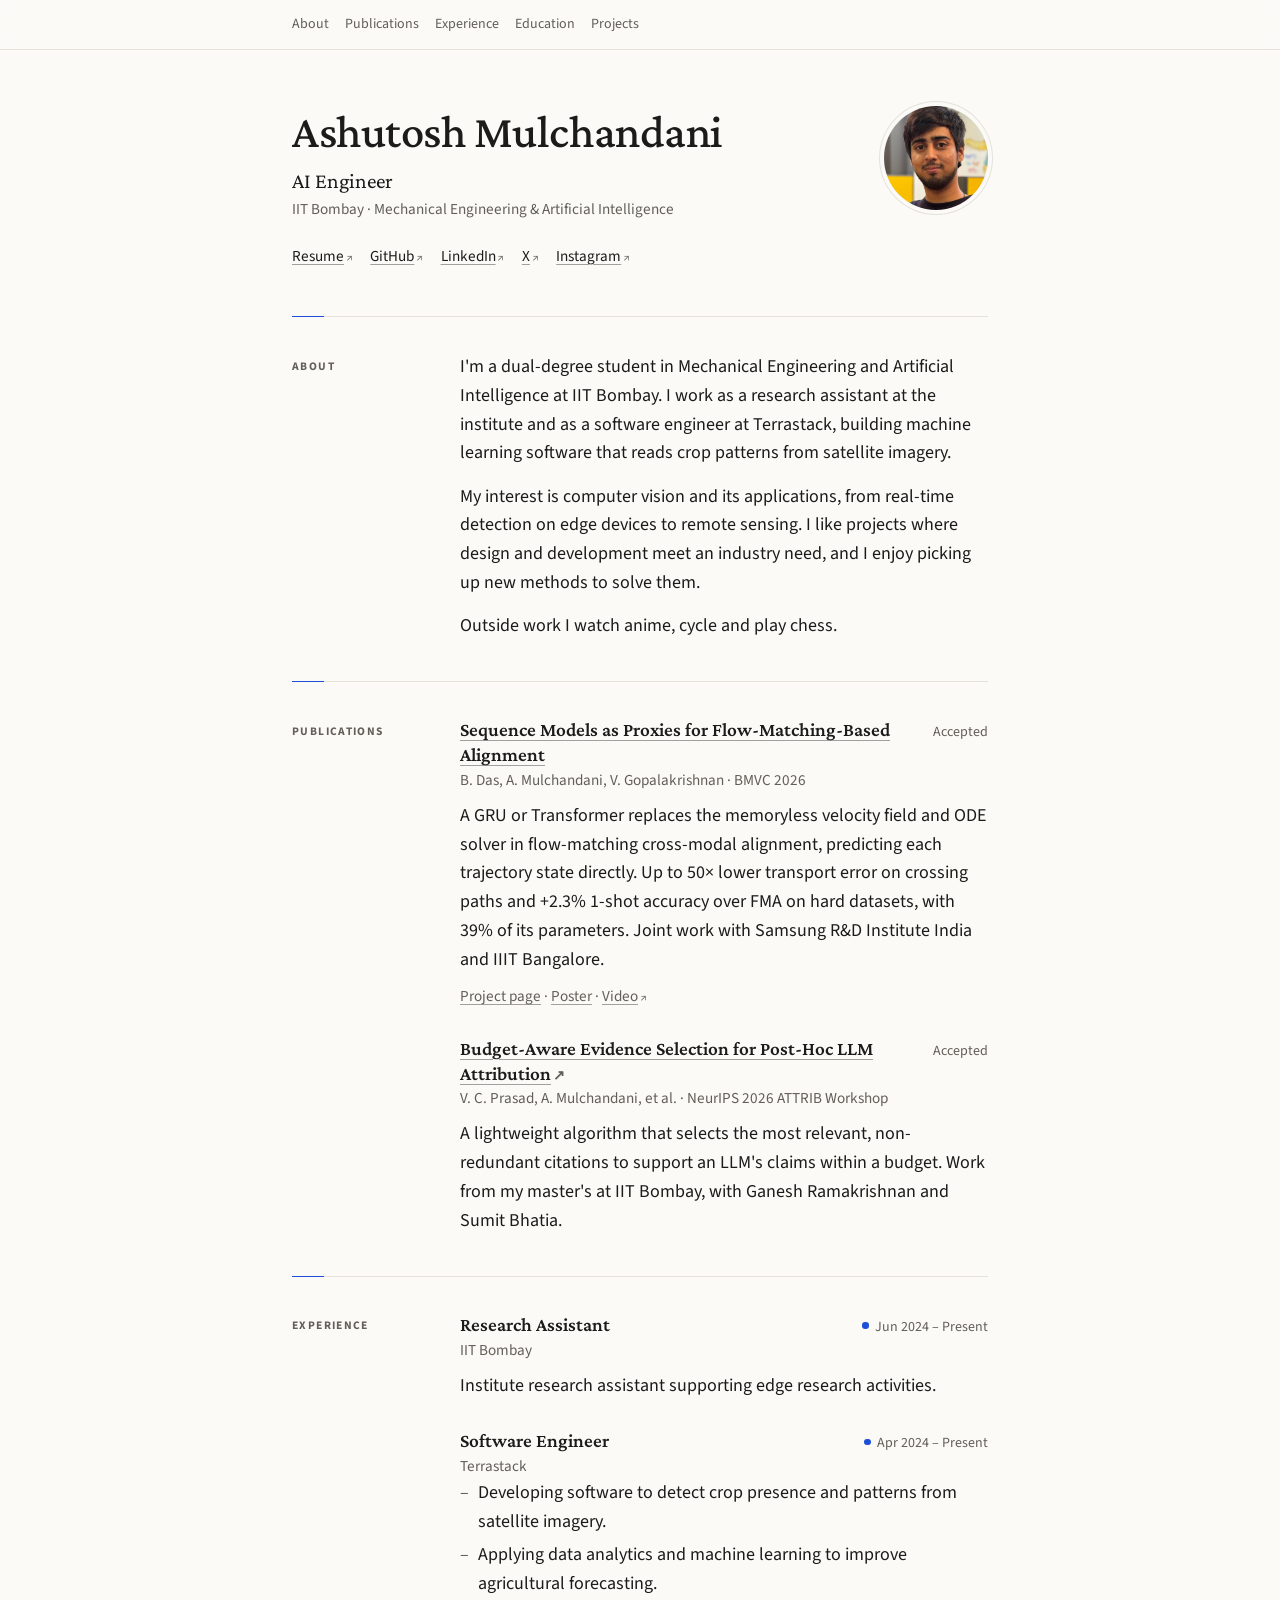
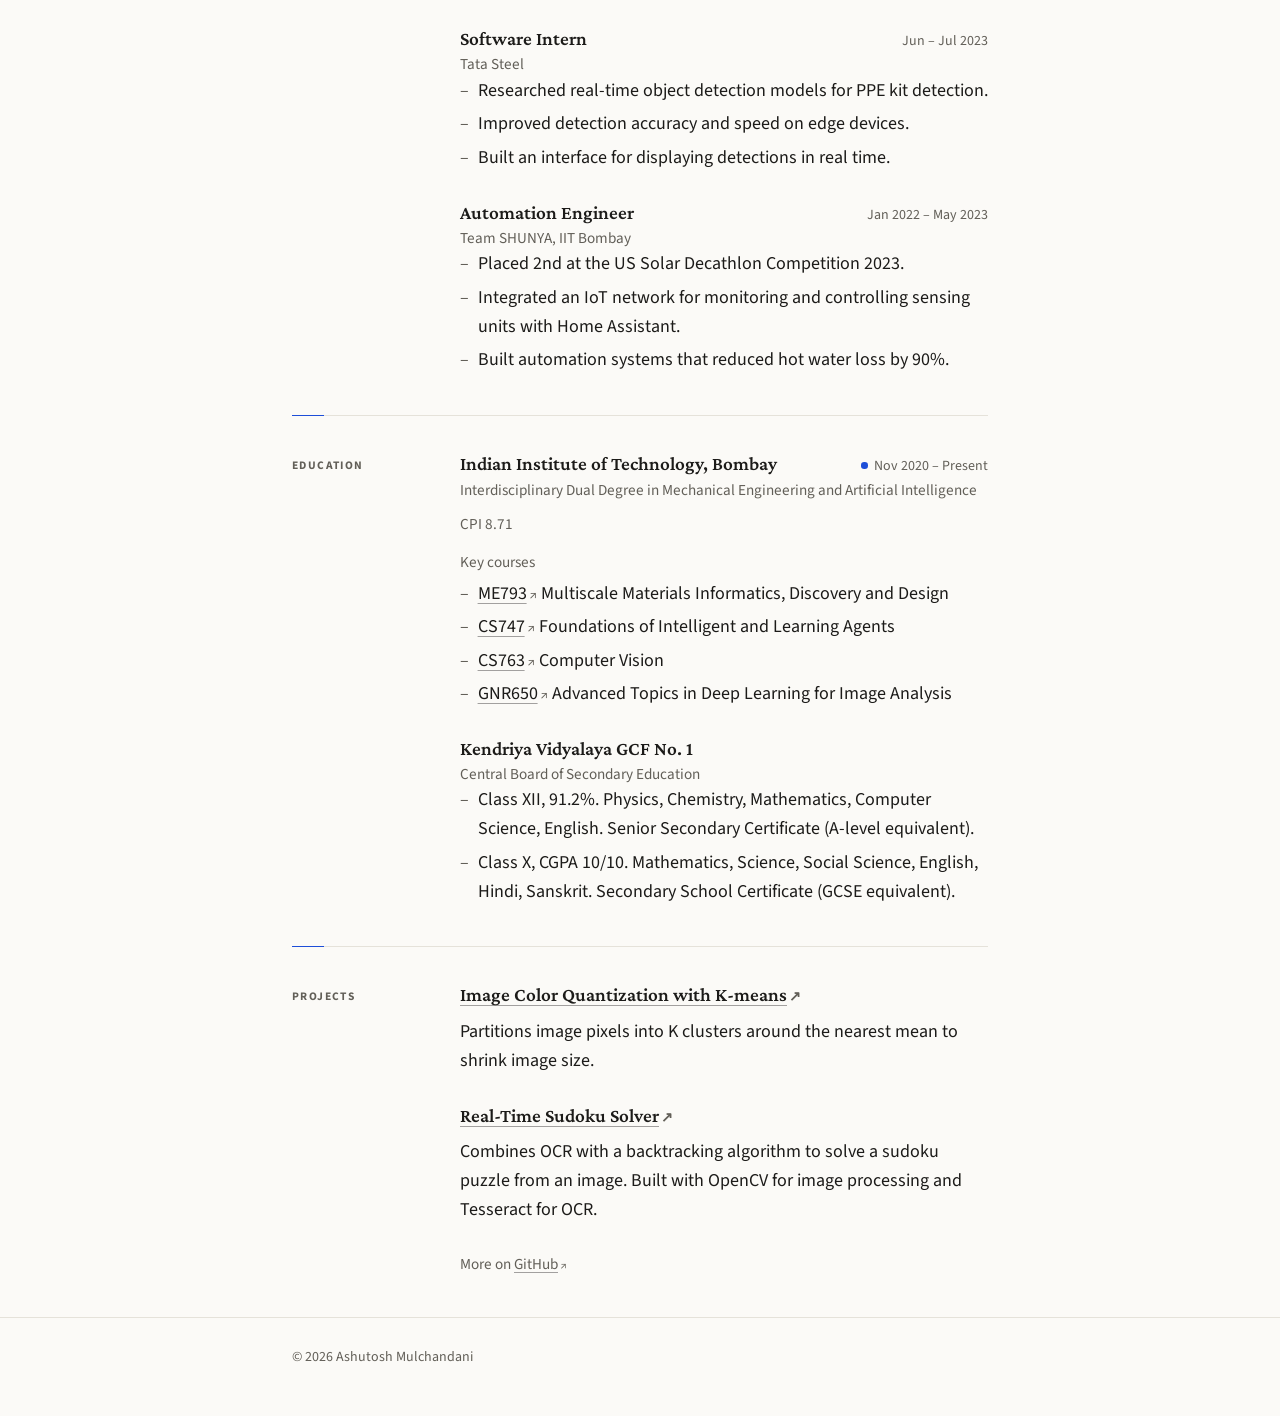
<file: index.html>
<!DOCTYPE html>
<html lang="en">

<head>
    <meta charset="utf-8">
    <meta name="viewport" content="width=device-width, initial-scale=1">
    <title>Ashutosh Mulchandani · AI Engineer</title>
    <meta name="description" content="Ashutosh Mulchandani, AI engineer and dual-degree student in Mechanical Engineering and Artificial Intelligence at IIT Bombay. Computer vision and machine learning.">
    <meta name="theme-color" content="#fbfaf7">
    <link rel="icon" href="data:image/svg+xml,%3Csvg xmlns='http://www.w3.org/2000/svg' viewBox='0 0 32 32'%3E%3Crect width='32' height='32' rx='7' fill='%231d4ed8'/%3E%3Ctext x='16' y='23' font-family='Georgia,serif' font-size='21' font-weight='700' text-anchor='middle' fill='%23fff'%3EA%3C/text%3E%3C/svg%3E">
    <link rel="preconnect" href="https://fonts.googleapis.com">
    <link rel="preconnect" href="https://fonts.gstatic.com" crossorigin>
    <link href="https://fonts.googleapis.com/css2?family=Crimson+Pro:wght@400;500;600&family=Source+Sans+3:wght@400;600;700&display=swap" rel="stylesheet">
    <style>
        :root {
            --bg: #fbfaf7;
            --ink: #1c1b19;
            --muted: #625f58;
            --rule: #e5e2da;
            --accent: #1d4ed8;
            --serif: "Crimson Pro", Georgia, serif;
            --sans: "Source Sans 3", system-ui, sans-serif;
            color-scheme: light;
        }

        * { box-sizing: border-box; }

        html { scroll-padding-top: 4rem; }
        @media (prefers-reduced-motion: no-preference) { html { scroll-behavior: smooth; } }

        body {
            margin: 0;
            background: var(--bg);
            color: var(--ink);
            font: 1.125rem/1.6 var(--sans);
            -webkit-font-smoothing: antialiased;
            text-rendering: optimizeLegibility;
        }

        ::selection { background: color-mix(in srgb, var(--accent) 25%, transparent); }

        .wrap { max-width: 46rem; margin: 0 auto; padding: 0 1.25rem; }

        /* links: quiet underline, accent on hover, arrow on external */
        a {
            color: inherit;
            text-decoration: underline;
            text-decoration-color: color-mix(in srgb, var(--ink) 40%, transparent);
            text-decoration-thickness: 1px;
            text-underline-offset: .22em;
            transition: color .15s, text-decoration-color .15s;
        }
        a:hover { color: var(--accent); text-decoration-color: currentColor; }
        a:focus-visible { outline: 2px solid var(--accent); outline-offset: 3px; border-radius: 2px; }
        a[target=_blank]::after {
            content: "↗";
            content: "↗" / "";
            display: inline-block;
            margin-left: .15em;
            font-size: .75em;
            color: var(--muted);
            text-decoration: none;
            transition: transform .15s, color .15s;
        }
        a[target=_blank]:hover::after { transform: translate(1px, -1px); color: inherit; }

        .skip { position: absolute; left: -9999px; }
        .skip:focus { left: 1.25rem; top: .5rem; z-index: 20; background: var(--bg); padding: .25rem .5rem; }

        /* nav */
        nav {
            position: sticky;
            top: 0;
            z-index: 10;
            background: color-mix(in srgb, var(--bg) 85%, transparent);
            -webkit-backdrop-filter: blur(10px);
            backdrop-filter: blur(10px);
            border-bottom: 1px solid var(--rule);
        }
        nav .wrap { display: flex; gap: 1rem; overflow-x: auto; scrollbar-width: none; }
        nav a {
            flex: none;
            padding: .8rem 0;
            font-size: .875rem;
            color: var(--muted);
            text-decoration: none;
            border-bottom: 2px solid transparent;
            margin-bottom: -1px;
        }
        nav a:hover { color: var(--ink); }
        nav a[aria-current] { color: var(--ink); border-bottom-color: var(--accent); }

        /* hero */
        header { padding: 3.5rem 0 3rem; }
        header .wrap { display: flex; justify-content: space-between; align-items: flex-start; gap: 1.5rem; }
        h1 {
            margin: 0;
            font: 500 clamp(2.1rem, 6vw, 2.9rem)/1.1 var(--serif);
            letter-spacing: -.01em;
            text-wrap: balance;
        }
        .role { margin: .6rem 0 0; font: 400 1.35rem/1.3 var(--serif); }
        .aff { margin: .15rem 0 0; color: var(--muted); font-size: .95rem; }
        .links { display: flex; flex-wrap: wrap; gap: .25rem 1.1rem; margin: 1.4rem 0 0; padding: 0; list-style: none; font-size: .95rem; }
        .photo {
            flex: none;
            width: 6.5rem;
            height: 6.5rem;
            border-radius: 50%;
            object-fit: cover;
            box-shadow: 0 0 0 4px var(--bg), 0 0 0 5px var(--rule);
        }

        /* sections: label in the margin, content in the column */
        section {
            position: relative;
            display: grid;
            grid-template-columns: 8.5rem 1fr;
            gap: .5rem 2rem;
            padding: 2.25rem 0 2.5rem;
            border-top: 1px solid var(--rule);
        }
        section::before { content: ""; position: absolute; top: -1px; left: 0; width: 2rem; height: 1px; background: var(--accent); }
        h2 {
            margin: 0;
            padding-top: .3rem;
            font: 700 .72rem/1.6 var(--sans);
            letter-spacing: .12em;
            text-transform: uppercase;
            color: var(--muted);
        }
        p { margin: 0; text-wrap: pretty; }
        p + p { margin-top: .9rem; }

        .entry + .entry { margin-top: 1.75rem; }
        .entry { display: grid; grid-template-columns: 1fr auto; column-gap: 1rem; }
        .entry > :not(h3):not(.when) { grid-column: 1 / -1; }
        h3 { margin: 0; font: 600 1.2rem/1.3 var(--serif); }
        .org { margin: 0; color: var(--muted); font-size: .95rem; }
        .when { margin: .2rem 0 0; color: var(--muted); font-size: .875rem; white-space: nowrap; font-variant-numeric: tabular-nums; }
        .now::before { content: ""; display: inline-block; width: .4rem; height: .4rem; margin: 0 .4rem .12rem 0; border-radius: 50%; background: var(--accent); }
        .entry > p:not(.org):not(.when), .entry > ul { margin-top: .6rem; }
        .sub { color: var(--muted); font-size: .95rem; }

        ul.dash { margin: 0; padding: 0; list-style: none; }
        ul.dash li { position: relative; padding-left: 1.1rem; }
        ul.dash li + li { margin-top: .3rem; }
        ul.dash li::before { content: "–"; position: absolute; left: 0; color: var(--muted); }


        footer { padding: 1.75rem 0 3rem; border-top: 1px solid var(--rule); color: var(--muted); font-size: .875rem; }

        @media (max-width: 40rem) {
            header { padding-top: 2.5rem; }
            section { grid-template-columns: 1fr; gap: .75rem; }
            .photo { width: 5rem; height: 5rem; }
            nav a { font-size: .8125rem; }
        }
    </style>
</head>

<body>
    <a class="skip" href="#about">Skip to content</a>

    <nav aria-label="Sections">
        <div class="wrap">
            <a href="#about">About</a>
            <a href="#publications">Publications</a>
            <a href="#experience">Experience</a>
            <a href="#education">Education</a>
            <a href="#projects">Projects</a>
        </div>
    </nav>

    <header>
        <div class="wrap">
            <div>
                <h1>Ashutosh Mulchandani</h1>
                <p class="role">AI Engineer</p>
                <p class="aff">IIT Bombay · Mechanical Engineering &amp; Artificial Intelligence</p>
                <ul class="links">
                    <li><a href="https://drive.google.com/file/d/1kAYxnzV7sV2OvKsxHO2WtuhXfaafy2a4/view?usp=drive_link" target="_blank" rel="noopener">Resume</a></li>
                    <li><a href="https://github.com/ashutosh-mulc" target="_blank" rel="noopener">GitHub</a></li>
                    <li><a href="https://www.linkedin.com/in/ashutoshmulchandani/" target="_blank" rel="noopener">LinkedIn</a></li>
                    <li><a href="https://twitter.com/Screa__" target="_blank" rel="noopener">X</a></li>
                    <li><a href="https://www.instagram.com/screa_7/" target="_blank" rel="noopener">Instagram</a></li>
                </ul>
            </div>
            <img class="photo" src="images/profile.jpg" width="320" height="320" alt="Portrait of Ashutosh Mulchandani" decoding="async">
        </div>
    </header>

    <main>
        <div class="wrap">

            <section id="about">
                <h2>About</h2>
                <div>
                    <p>I'm a dual-degree student in Mechanical Engineering and Artificial Intelligence at IIT Bombay. I work as a research assistant at the institute and as a software engineer at Terrastack, building machine learning software that reads crop patterns from satellite imagery.</p>
                    <p>My interest is computer vision and its applications, from real-time detection on edge devices to remote sensing. I like projects where design and development meet an industry need, and I enjoy picking up new methods to solve them.</p>
                    <p>Outside work I watch anime, cycle and play chess.</p>
                </div>
            </section>

            <section id="publications">
                <h2>Publications</h2>
                <div>
                    <article class="entry">
                        <h3><a href="seqproxy/">Sequence Models as Proxies for Flow-Matching-Based Alignment</a></h3>
                        <p class="when">Accepted</p>
                        <p class="org">B. Das, A. Mulchandani, V. Gopalakrishnan · BMVC 2026</p>
                        <p>A GRU or Transformer replaces the memoryless velocity field and ODE solver in flow-matching cross-modal alignment, predicting each trajectory state directly. Up to 50× lower transport error on crossing paths and +2.3% 1-shot accuracy over FMA on hard datasets, with 39% of its parameters. Joint work with Samsung R&amp;D Institute India and IIIT Bangalore.</p>
                        <p class="sub"><a href="seqproxy/">Project page</a> · <a href="seqproxy/poster.pdf">Poster</a> · <a href="https://www.youtube.com/watch?v=ph1Cx5tGdXM" target="_blank" rel="noopener">Video</a></p>
                    </article>

                    <article class="entry">
                        <h3><a href="https://openreview.net/forum?id=wC7HtIPDXd" target="_blank" rel="noopener">Budget-Aware Evidence Selection for Post-Hoc LLM Attribution</a></h3>
                        <p class="when">Accepted</p>
                        <p class="org">V. C. Prasad, A. Mulchandani, et al. · NeurIPS 2026 ATTRIB Workshop</p>
                        <p>A lightweight algorithm that selects the most relevant, non-redundant citations to support an LLM's claims within a budget. Work from my master's at IIT Bombay, with Ganesh Ramakrishnan and Sumit Bhatia.</p>
                    </article>
                </div>
            </section>

            <section id="experience">
                <h2>Experience</h2>
                <div>
                    <article class="entry">
                        <h3>Research Assistant</h3>
                        <p class="when now">Jun 2024 – Present</p>
                        <p class="org">IIT Bombay</p>
                        <p>Institute research assistant supporting edge research activities.</p>
                    </article>

                    <article class="entry">
                        <h3>Software Engineer</h3>
                        <p class="when now">Apr 2024 – Present</p>
                        <p class="org">Terrastack</p>
                        <ul class="dash">
                            <li>Developing software to detect crop presence and patterns from satellite imagery.</li>
                            <li>Applying data analytics and machine learning to improve agricultural forecasting.</li>
                        </ul>
                    </article>

                    <article class="entry">
                        <h3>Software Intern</h3>
                        <p class="when">Jun – Jul 2023</p>
                        <p class="org">Tata Steel</p>
                        <ul class="dash">
                            <li>Researched real-time object detection models for PPE kit detection.</li>
                            <li>Improved detection accuracy and speed on edge devices.</li>
                            <li>Built an interface for displaying detections in real time.</li>
                        </ul>
                    </article>

                    <article class="entry">
                        <h3>Automation Engineer</h3>
                        <p class="when">Jan 2022 – May 2023</p>
                        <p class="org">Team SHUNYA, IIT Bombay</p>
                        <ul class="dash">
                            <li>Placed 2nd at the US Solar Decathlon Competition 2023.</li>
                            <li>Integrated an IoT network for monitoring and controlling sensing units with Home Assistant.</li>
                            <li>Built automation systems that reduced hot water loss by 90%.</li>
                        </ul>
                    </article>
                </div>
            </section>

            <section id="education">
                <h2>Education</h2>
                <div>
                    <article class="entry">
                        <h3>Indian Institute of Technology, Bombay</h3>
                        <p class="when now">Nov 2020 – Present</p>
                        <p class="org">Interdisciplinary Dual Degree in Mechanical Engineering and Artificial Intelligence</p>
                        <p class="sub">CPI 8.71</p>
                        <p class="sub" style="margin-top:.9rem">Key courses</p>
                        <ul class="dash" style="margin-top:.3rem">
                            <li><a href="https://github.com/ashutosh-mulc/ME793" target="_blank" rel="noopener">ME793</a> Multiscale Materials Informatics, Discovery and Design</li>
                            <li><a href="https://github.com/ashutosh-mulc/CS747-ReinforcementLearning" target="_blank" rel="noopener">CS747</a> Foundations of Intelligent and Learning Agents</li>
                            <li><a href="https://github.com/ashutosh-mulc/CS763-ComputerVision" target="_blank" rel="noopener">CS763</a> Computer Vision</li>
                            <li><a href="https://github.com/ashutosh-mulc/GNR650" target="_blank" rel="noopener">GNR650</a> Advanced Topics in Deep Learning for Image Analysis</li>
                        </ul>
                    </article>

                    <article class="entry">
                        <h3>Kendriya Vidyalaya GCF No. 1</h3>
                        <p class="org">Central Board of Secondary Education</p>
                        <ul class="dash">
                            <li>Class XII, 91.2%. Physics, Chemistry, Mathematics, Computer Science, English. Senior Secondary Certificate (A-level equivalent).</li>
                            <li>Class X, CGPA 10/10. Mathematics, Science, Social Science, English, Hindi, Sanskrit. Secondary School Certificate (GCSE equivalent).</li>
                        </ul>
                    </article>
                </div>
            </section>

            <section id="projects">
                <h2>Projects</h2>
                <div>
                    <article class="entry">
                        <h3><a href="https://github.com/ashutosh-mulc/Mini-Projects/tree/main/Image_Compression_KMeans" target="_blank" rel="noopener">Image Color Quantization with K-means</a></h3>
                        <p>Partitions image pixels into K clusters around the nearest mean to shrink image size.</p>
                    </article>

                    <article class="entry">
                        <h3><a href="https://github.com/ashutosh-mulc/Mini-Projects/tree/main/Sudoku_Solver" target="_blank" rel="noopener">Real-Time Sudoku Solver</a></h3>
                        <p>Combines OCR with a backtracking algorithm to solve a sudoku puzzle from an image. Built with OpenCV for image processing and Tesseract for OCR.</p>
                    </article>

                    <p class="sub" style="margin-top:1.75rem">More on <a href="https://github.com/ashutosh-mulc" target="_blank" rel="noopener">GitHub</a></p>
                </div>
            </section>

        </div>
    </main>

    <footer>
        <div class="wrap">© <span id="year">2026</span> Ashutosh Mulchandani</div>
    </footer>

    <script>
        document.getElementById('year').textContent = new Date().getFullYear();

        // highlight the nav link of the section being read
        const links = [...document.querySelectorAll('nav a')];
        const secs = [...document.querySelectorAll('section[id]')];
        function mark() {
            let cur = secs.filter(s => s.getBoundingClientRect().top < innerHeight * .3).pop();
            if (innerHeight + scrollY >= document.body.scrollHeight - 4) cur = secs[secs.length - 1];
            links.forEach(a => cur && a.hash === '#' + cur.id
                ? a.setAttribute('aria-current', 'true')
                : a.removeAttribute('aria-current'));
        }
        addEventListener('scroll', mark, { passive: true });
        mark();
    </script>
</body>

</html>
</file>
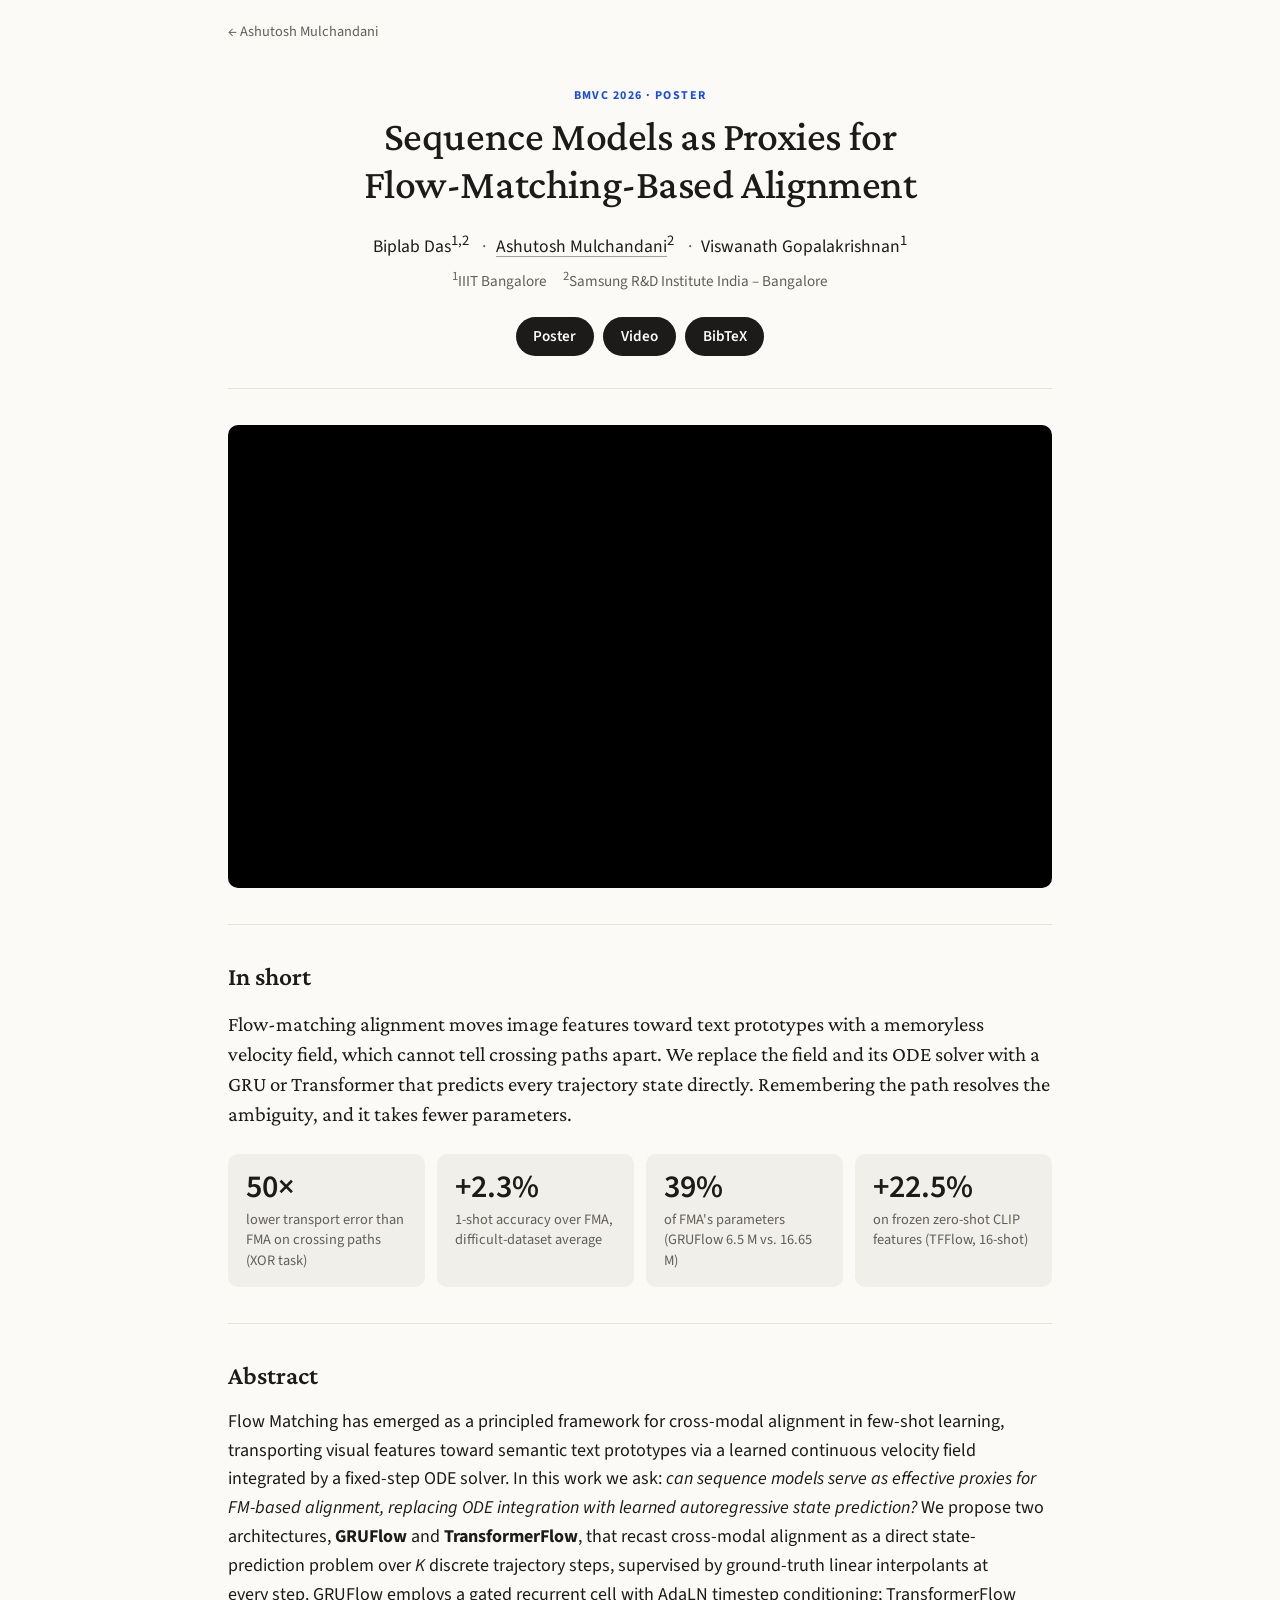
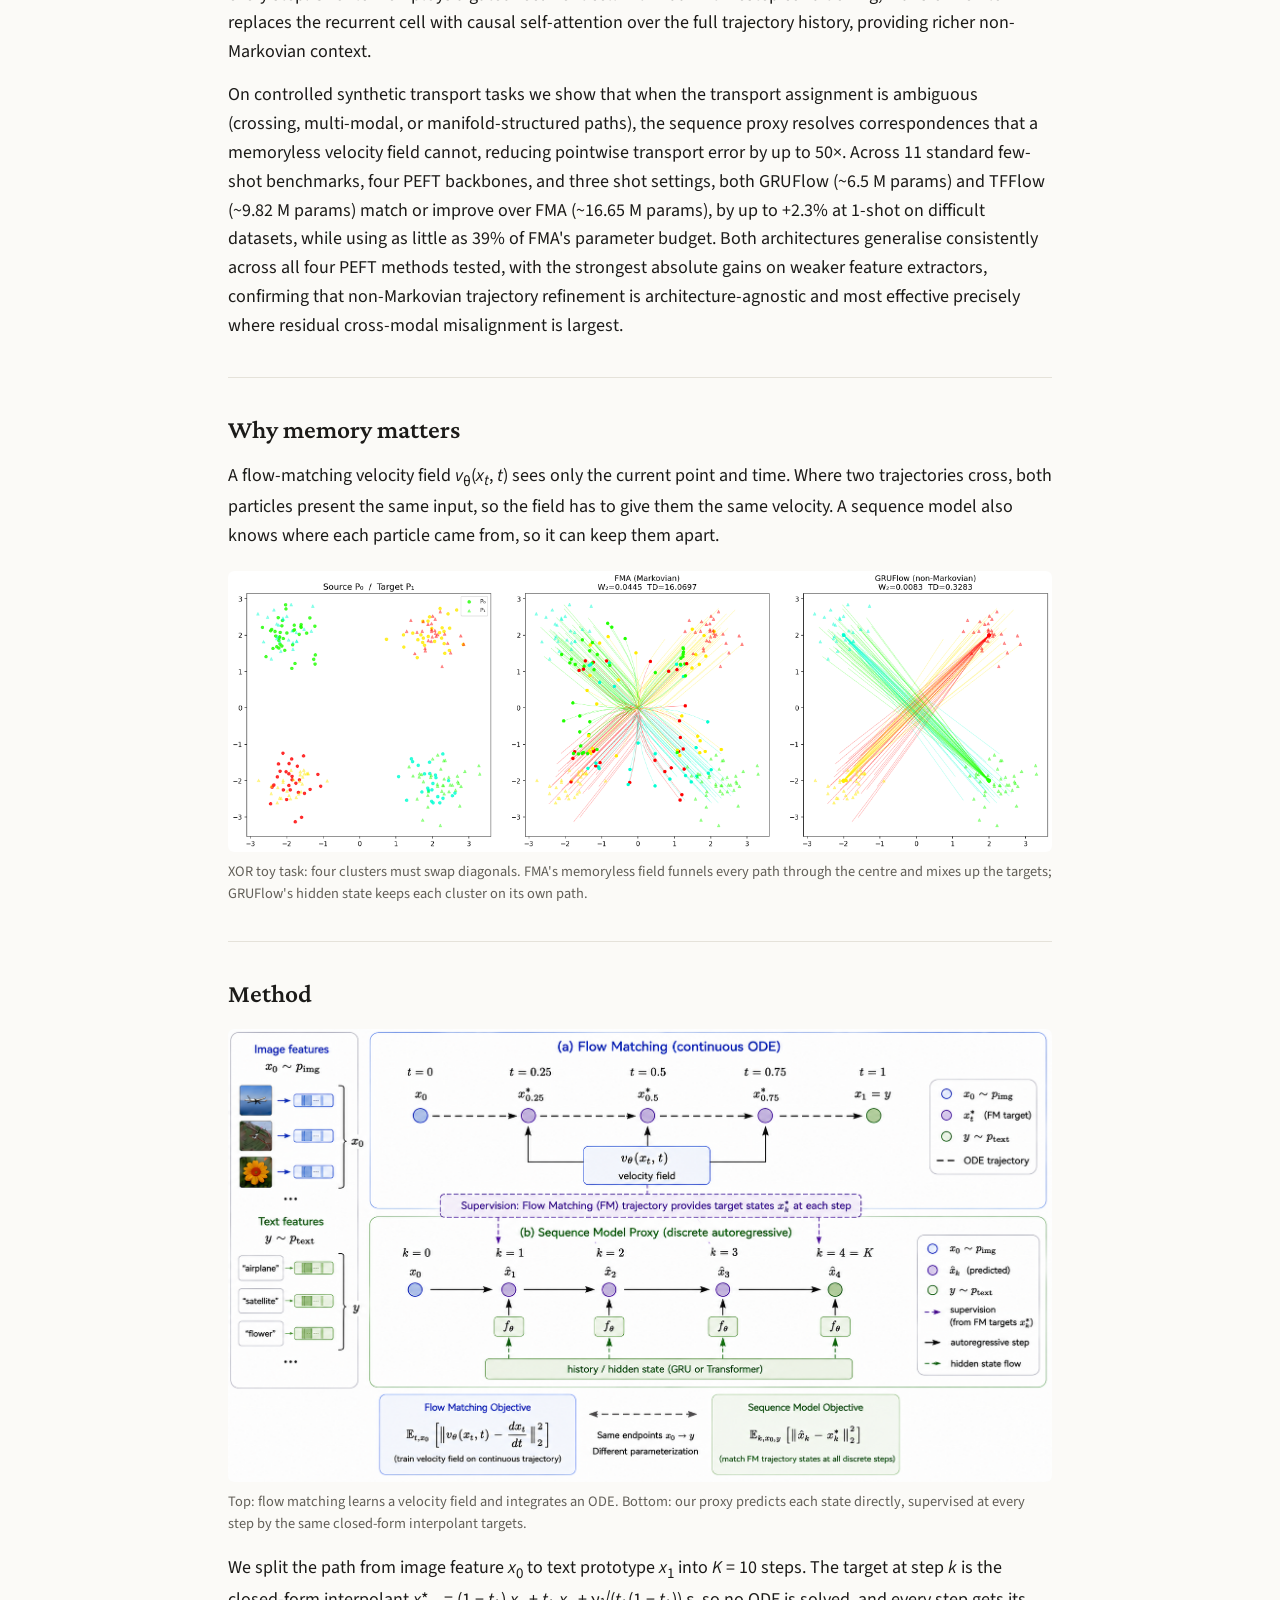
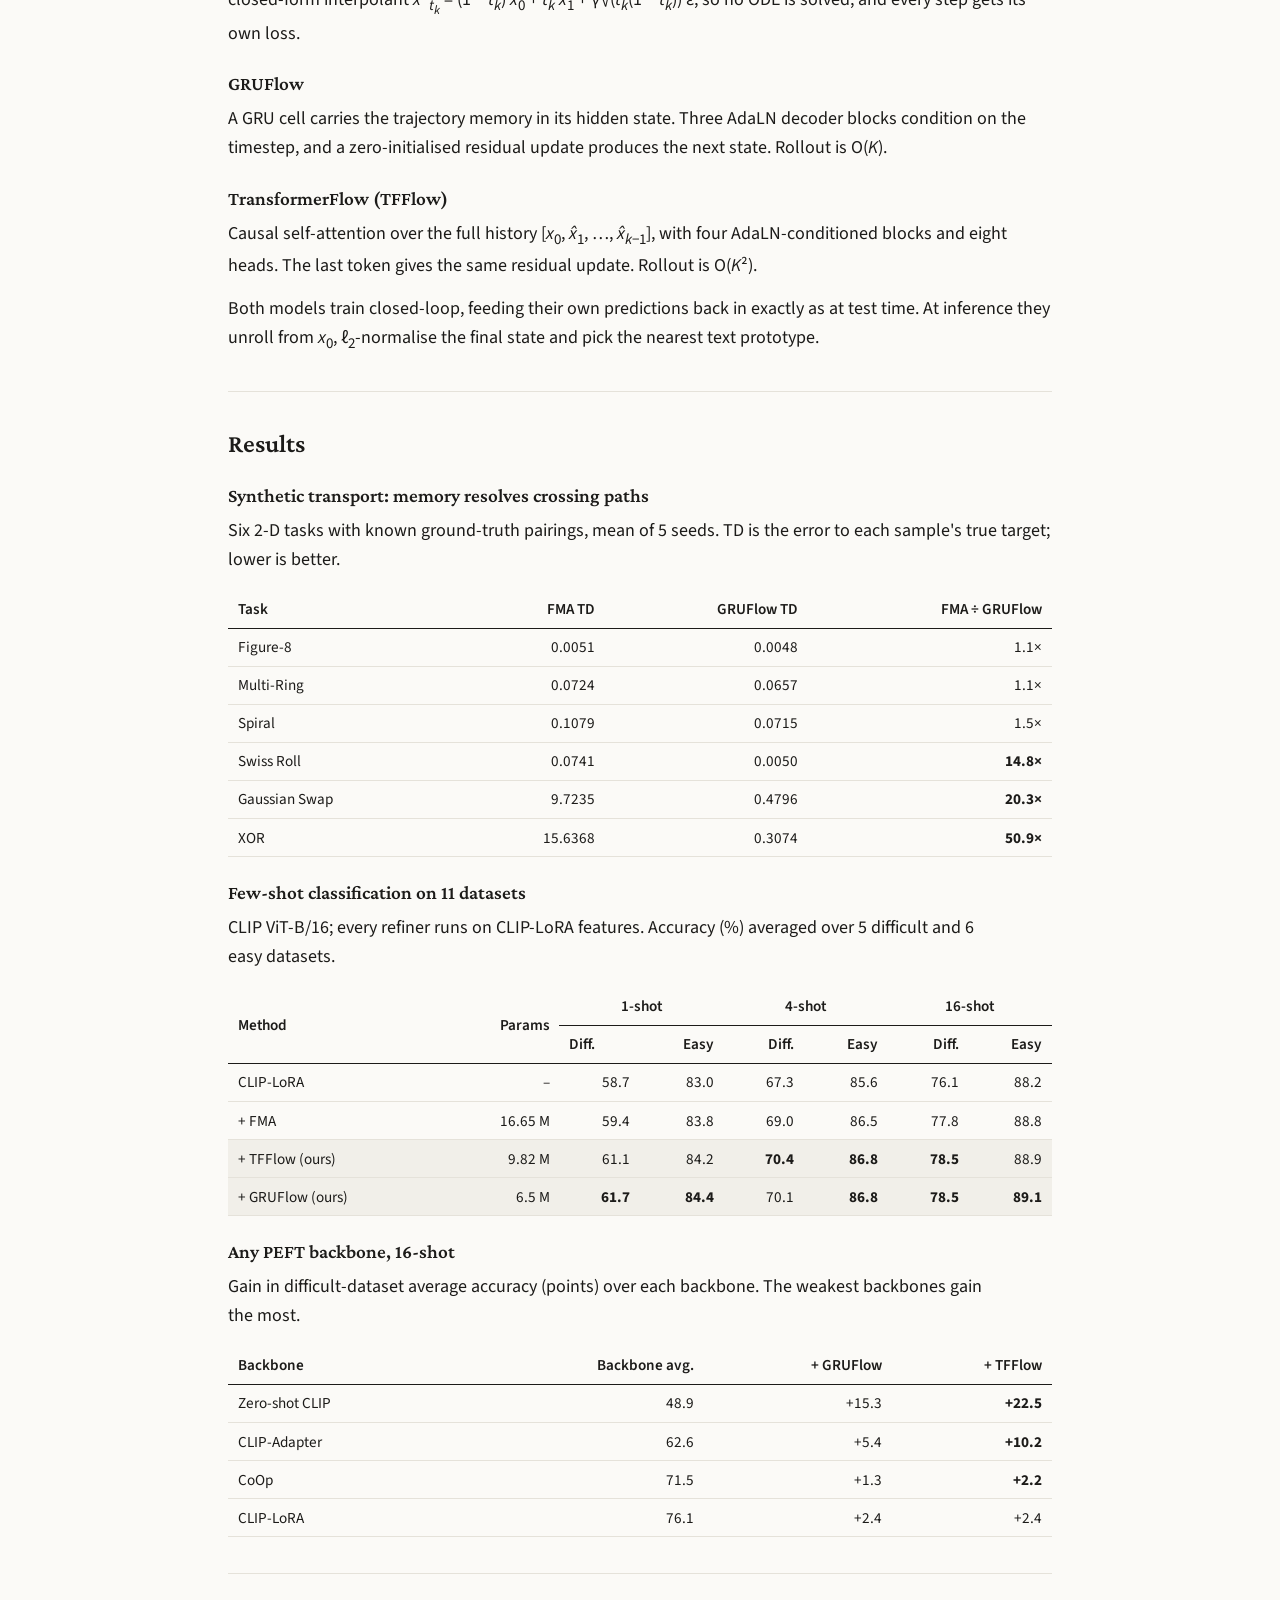
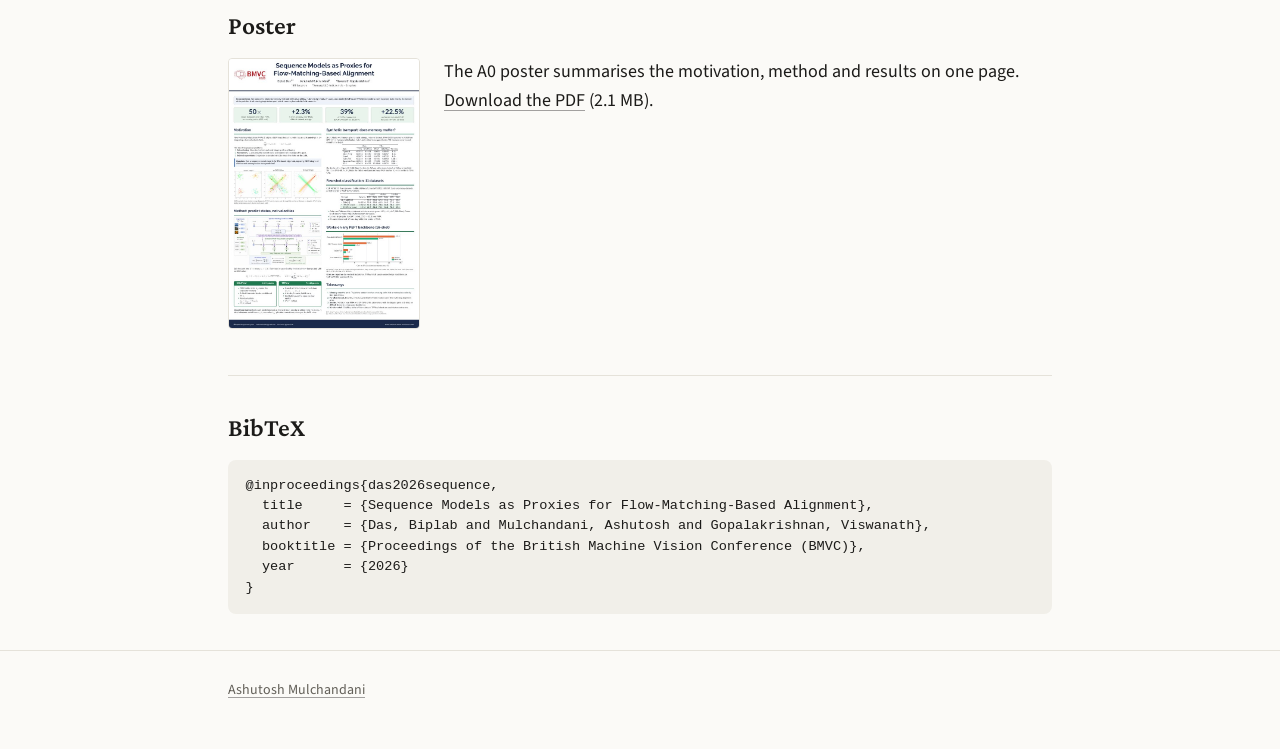
<file: seqproxy/index.html>
<!DOCTYPE html>
<html lang="en">

<head>
    <meta charset="utf-8">
    <meta name="viewport" content="width=device-width, initial-scale=1">
    <title>Sequence Models as Proxies for Flow-Matching-Based Alignment · BMVC 2026</title>
    <meta name="description" content="GRUFlow and TransformerFlow replace the memoryless velocity field and ODE solver of flow-matching cross-modal alignment with sequence models that predict each trajectory state directly. BMVC 2026.">
    <meta property="og:title" content="Sequence Models as Proxies for Flow-Matching-Based Alignment">
    <meta property="og:description" content="BMVC 2026. Trajectory memory resolves crossing paths: up to 50× lower transport error and +2.3% 1-shot accuracy over FMA with 39% of its parameters.">
    <meta property="og:image" content="https://ashutosh-mulc.github.io/seqproxy/poster.jpg">
    <meta name="theme-color" content="#fbfaf7">
    <link rel="icon" href="data:image/svg+xml,%3Csvg xmlns='http://www.w3.org/2000/svg' viewBox='0 0 32 32'%3E%3Crect width='32' height='32' rx='7' fill='%231d4ed8'/%3E%3Ctext x='16' y='23' font-family='Georgia,serif' font-size='21' font-weight='700' text-anchor='middle' fill='%23fff'%3EA%3C/text%3E%3C/svg%3E">
    <link rel="preconnect" href="https://fonts.googleapis.com">
    <link rel="preconnect" href="https://fonts.gstatic.com" crossorigin>
    <link href="https://fonts.googleapis.com/css2?family=Crimson+Pro:wght@400;500;600&family=Source+Sans+3:wght@400;600;700&display=swap" rel="stylesheet">
    <style>
        /* Same tokens as the homepage (../index.html). */
        :root {
            --bg: #fbfaf7;
            --ink: #1c1b19;
            --muted: #625f58;
            --rule: #e5e2da;
            --accent: #1d4ed8;
            --tint: #f1efe9;
            --serif: "Crimson Pro", Georgia, serif;
            --sans: "Source Sans 3", system-ui, sans-serif;
            color-scheme: light;
        }

        * { box-sizing: border-box; }

        body {
            margin: 0;
            background: var(--bg);
            color: var(--ink);
            font: 1.125rem/1.6 var(--sans);
            -webkit-font-smoothing: antialiased;
            text-rendering: optimizeLegibility;
        }

        .wrap { max-width: 54rem; margin: 0 auto; padding: 0 1.25rem; }

        a {
            color: inherit;
            text-decoration: underline;
            text-decoration-color: color-mix(in srgb, var(--ink) 40%, transparent);
            text-decoration-thickness: 1px;
            text-underline-offset: .22em;
            transition: color .15s, text-decoration-color .15s;
        }
        a:hover { color: var(--accent); text-decoration-color: currentColor; }
        a:focus-visible { outline: 2px solid var(--accent); outline-offset: 3px; border-radius: 2px; }

        .back { display: inline-block; padding: 1.25rem 0 0; font-size: .9rem; color: var(--muted); text-decoration: none; }

        /* hero */
        header { padding: 2.5rem 0 2rem; text-align: center; }
        .venue { margin: 0; font: 700 .75rem/1.6 var(--sans); letter-spacing: .12em; text-transform: uppercase; color: var(--accent); }
        h1 { margin: .5rem auto 0; max-width: 40rem; font: 500 clamp(1.9rem, 5vw, 2.6rem)/1.15 var(--serif); letter-spacing: -.01em; text-wrap: balance; }
        .authors { margin: 1.25rem 0 0; font-size: 1.1rem; }
        .authors span + span::before { content: "·"; margin: 0 .6rem; color: var(--muted); }
        .aff { margin: .3rem 0 0; color: var(--muted); font-size: .95rem; }
        .aff span + span { margin-left: 1rem; }
        .buttons { display: flex; flex-wrap: wrap; justify-content: center; gap: .6rem; margin: 1.5rem 0 0; padding: 0; list-style: none; }
        .buttons a {
            display: inline-block;
            padding: .45rem 1.1rem;
            border-radius: 999px;
            background: var(--ink);
            color: var(--bg);
            font-size: .95rem;
            font-weight: 600;
            text-decoration: none;
        }
        .buttons a:hover { background: var(--accent); color: #fff; }

        /* sections */
        section { padding: 2.25rem 0; border-top: 1px solid var(--rule); }
        h2 { margin: 0 0 1rem; font: 600 1.6rem/1.25 var(--serif); }
        h3 { margin: 1.5rem 0 .5rem; font: 600 1.2rem/1.3 var(--serif); }
        p { margin: 0; text-wrap: pretty; }
        p + p { margin-top: .9rem; }

        .embed { position: relative; aspect-ratio: 16 / 9; border-radius: 10px; overflow: hidden; background: #000; }
        .embed iframe { position: absolute; inset: 0; width: 100%; height: 100%; border: 0; }

        .tldr { font: 400 1.3rem/1.45 var(--serif); }

        .stats { display: grid; grid-template-columns: repeat(auto-fit, minmax(10.5rem, 1fr)); gap: .75rem; margin: 1.5rem 0 0; padding: 0; list-style: none; }
        .stats li { padding: 1rem 1.1rem; border-radius: 10px; background: var(--tint); }
        .stats b { display: block; font: 600 2rem/1.1 var(--sans); }
        .stats span { display: block; margin-top: .35rem; color: var(--muted); font-size: .9rem; line-height: 1.4; }

        figure { margin: 1.25rem 0 0; }
        figure img { display: block; width: 100%; height: auto; border-radius: 6px; }
        figcaption { margin-top: .6rem; color: var(--muted); font-size: .9rem; line-height: 1.5; }

        .table { overflow-x: auto; margin: 1rem 0 0; }
        table { width: 100%; border-collapse: collapse; font-size: .95rem; font-variant-numeric: tabular-nums; }
        th, td { padding: .4rem .6rem; text-align: right; border-bottom: 1px solid var(--rule); white-space: nowrap; }
        th:first-child, td:first-child { text-align: left; }
        thead th { font-weight: 600; border-bottom: 1.5px solid var(--ink); }
        tr.ours td { background: var(--tint); }
        td b { font-weight: 700; }

        .poster { display: grid; grid-template-columns: 12rem 1fr; gap: 1.5rem; align-items: start; }
        .poster img { width: 100%; height: auto; border: 1px solid var(--rule); border-radius: 4px; }

        pre {
            margin: 0;
            padding: 1rem 1.1rem;
            overflow-x: auto;
            border-radius: 8px;
            background: var(--tint);
            font: .85rem/1.5 ui-monospace, SFMono-Regular, Menlo, Consolas, monospace;
        }

        footer { padding: 1.75rem 0 3rem; border-top: 1px solid var(--rule); color: var(--muted); font-size: .875rem; }

        @media (max-width: 40rem) {
            .poster { grid-template-columns: 1fr; }
            .poster img { max-width: 14rem; }
        }
    </style>
</head>

<body>
    <div class="wrap">
        <a class="back" href="../">← Ashutosh Mulchandani</a>

        <header>
            <p class="venue">BMVC 2026 · Poster</p>
            <h1>Sequence Models as Proxies for Flow-Matching-Based Alignment</h1>
            <p class="authors">
                <span>Biplab Das<sup>1,2</sup></span>
                <span><a href="../">Ashutosh Mulchandani</a><sup>2</sup></span>
                <span>Viswanath Gopalakrishnan<sup>1</sup></span>
            </p>
            <p class="aff"><span><sup>1</sup>IIIT Bangalore</span><span><sup>2</sup>Samsung R&amp;D Institute India – Bangalore</span></p>
            <ul class="buttons">
                <li><a href="poster.pdf">Poster</a></li>
                <li><a href="https://www.youtube.com/watch?v=ph1Cx5tGdXM">Video</a></li>
                <li><a href="#bibtex">BibTeX</a></li>
            </ul>
        </header>

        <section aria-label="Video summary">
            <div class="embed">
                <iframe src="https://www.youtube-nocookie.com/embed/ph1Cx5tGdXM" title="Sequence Models as Proxies for Flow-Matching-Based Alignment: 3-minute summary" loading="lazy"
                    allow="accelerometer; clipboard-write; encrypted-media; gyroscope; picture-in-picture; web-share" referrerpolicy="strict-origin-when-cross-origin" allowfullscreen></iframe>
            </div>
        </section>

        <section>
            <h2>In short</h2>
            <p class="tldr">Flow-matching alignment moves image features toward text prototypes with a memoryless velocity field, which cannot tell crossing paths apart. We replace the field and its ODE solver with a GRU or Transformer that predicts every trajectory state directly. Remembering the path resolves the ambiguity, and it takes fewer parameters.</p>
            <ul class="stats">
                <li><b>50×</b><span>lower transport error than FMA on crossing paths (XOR task)</span></li>
                <li><b>+2.3%</b><span>1-shot accuracy over FMA, difficult-dataset average</span></li>
                <li><b>39%</b><span>of FMA's parameters (GRUFlow 6.5 M vs. 16.65 M)</span></li>
                <li><b>+22.5%</b><span>on frozen zero-shot CLIP features (TFFlow, 16-shot)</span></li>
            </ul>
        </section>

        <section>
            <h2>Abstract</h2>
            <p>Flow Matching has emerged as a principled framework for cross-modal alignment in few-shot learning, transporting visual features toward semantic text prototypes via a learned continuous velocity field integrated by a fixed-step ODE solver. In this work we ask: <em>can sequence models serve as effective proxies for FM-based alignment, replacing ODE integration with learned autoregressive state prediction?</em> We propose two architectures, <b>GRUFlow</b> and <b>TransformerFlow</b>, that recast cross-modal alignment as a direct state-prediction problem over <i>K</i> discrete trajectory steps, supervised by ground-truth linear interpolants at every step. GRUFlow employs a gated recurrent cell with AdaLN timestep conditioning; TransformerFlow replaces the recurrent cell with causal self-attention over the full trajectory history, providing richer non-Markovian context.</p>
            <p>On controlled synthetic transport tasks we show that when the transport assignment is ambiguous (crossing, multi-modal, or manifold-structured paths), the sequence proxy resolves correspondences that a memoryless velocity field cannot, reducing pointwise transport error by up to 50×. Across 11 standard few-shot benchmarks, four PEFT backbones, and three shot settings, both GRUFlow (~6.5 M params) and TFFlow (~9.82 M params) match or improve over FMA (~16.65 M params), by up to +2.3% at 1-shot on difficult datasets, while using as little as 39% of FMA's parameter budget. Both architectures generalise consistently across all four PEFT methods tested, with the strongest absolute gains on weaker feature extractors, confirming that non-Markovian trajectory refinement is architecture-agnostic and most effective precisely where residual cross-modal misalignment is largest.</p>
        </section>

        <section>
            <h2>Why memory matters</h2>
            <p>A flow-matching velocity field <i>v</i><sub>θ</sub>(<i>x</i><sub><i>t</i></sub>, <i>t</i>) sees only the current point and time. Where two trajectories cross, both particles present the same input, so the field has to give them the same velocity. A sequence model also knows where each particle came from, so it can keep them apart.</p>
            <figure>
                <img src="xor.png" width="2642" height="901" loading="lazy" alt="Three panels on the XOR task. Left: four source clusters and their targets on the opposite diagonal. Middle: FMA's paths all bend through the centre and end at mixed-up clusters. Right: GRUFlow's paths go straight from each cluster to its own target.">
                <figcaption>XOR toy task: four clusters must swap diagonals. FMA's memoryless field funnels every path through the centre and mixes up the targets; GRUFlow's hidden state keeps each cluster on its own path.</figcaption>
            </figure>
        </section>

        <section>
            <h2>Method</h2>
            <figure>
                <img src="method.png" width="1693" height="929" loading="lazy" alt="Method overview. Top: flow matching integrates a velocity field along a continuous ODE trajectory. Bottom: the sequence-model proxy, a GRU or Transformer, predicts discrete states step by step, each supervised by the flow-matching target state.">
                <figcaption>Top: flow matching learns a velocity field and integrates an ODE. Bottom: our proxy predicts each state directly, supervised at every step by the same closed-form interpolant targets.</figcaption>
            </figure>
            <p style="margin-top:1.25rem">We split the path from image feature <i>x</i><sub>0</sub> to text prototype <i>x</i><sub>1</sub> into <i>K</i> = 10 steps. The target at step <i>k</i> is the closed-form interpolant <i>x</i>*<sub><i>t<sub>k</sub></i></sub> = (1 − <i>t<sub>k</sub></i>) <i>x</i><sub>0</sub> + <i>t<sub>k</sub></i> <i>x</i><sub>1</sub> + γ√(<i>t<sub>k</sub></i>(1 − <i>t<sub>k</sub></i>)) ε, so no ODE is solved, and every step gets its own loss.</p>
            <h3>GRUFlow</h3>
            <p>A GRU cell carries the trajectory memory in its hidden state. Three AdaLN decoder blocks condition on the timestep, and a zero-initialised residual update produces the next state. Rollout is O(<i>K</i>).</p>
            <h3>TransformerFlow (TFFlow)</h3>
            <p>Causal self-attention over the full history [<i>x</i><sub>0</sub>, <i>x̂</i><sub>1</sub>, …, <i>x̂</i><sub><i>k</i>−1</sub>], with four AdaLN-conditioned blocks and eight heads. The last token gives the same residual update. Rollout is O(<i>K</i>²).</p>
            <p>Both models train closed-loop, feeding their own predictions back in exactly as at test time. At inference they unroll from <i>x</i><sub>0</sub>, ℓ<sub>2</sub>-normalise the final state and pick the nearest text prototype.</p>
        </section>

        <section>
            <h2>Results</h2>

            <h3>Synthetic transport: memory resolves crossing paths</h3>
            <p>Six 2-D tasks with known ground-truth pairings, mean of 5 seeds. TD is the error to each sample's true target; lower is better.</p>
            <div class="table">
                <table>
                    <thead><tr><th>Task</th><th>FMA TD</th><th>GRUFlow TD</th><th>FMA ÷ GRUFlow</th></tr></thead>
                    <tbody>
                        <tr><td>Figure-8</td><td>0.0051</td><td>0.0048</td><td>1.1×</td></tr>
                        <tr><td>Multi-Ring</td><td>0.0724</td><td>0.0657</td><td>1.1×</td></tr>
                        <tr><td>Spiral</td><td>0.1079</td><td>0.0715</td><td>1.5×</td></tr>
                        <tr><td>Swiss Roll</td><td>0.0741</td><td>0.0050</td><td><b>14.8×</b></td></tr>
                        <tr><td>Gaussian Swap</td><td>9.7235</td><td>0.4796</td><td><b>20.3×</b></td></tr>
                        <tr><td>XOR</td><td>15.6368</td><td>0.3074</td><td><b>50.9×</b></td></tr>
                    </tbody>
                </table>
            </div>

            <h3>Few-shot classification on 11 datasets</h3>
            <p>CLIP ViT-B/16; every refiner runs on CLIP-LoRA features. Accuracy (%) averaged over 5 difficult and 6 easy datasets.</p>
            <div class="table">
                <table>
                    <thead>
                        <tr><th rowspan="2">Method</th><th rowspan="2">Params</th><th colspan="2" style="text-align:center">1-shot</th><th colspan="2" style="text-align:center">4-shot</th><th colspan="2" style="text-align:center">16-shot</th></tr>
                        <tr><th>Diff.</th><th>Easy</th><th>Diff.</th><th>Easy</th><th>Diff.</th><th>Easy</th></tr>
                    </thead>
                    <tbody>
                        <tr><td>CLIP-LoRA</td><td>–</td><td>58.7</td><td>83.0</td><td>67.3</td><td>85.6</td><td>76.1</td><td>88.2</td></tr>
                        <tr><td>+ FMA</td><td>16.65 M</td><td>59.4</td><td>83.8</td><td>69.0</td><td>86.5</td><td>77.8</td><td>88.8</td></tr>
                        <tr class="ours"><td>+ TFFlow (ours)</td><td>9.82 M</td><td>61.1</td><td>84.2</td><td><b>70.4</b></td><td><b>86.8</b></td><td><b>78.5</b></td><td>88.9</td></tr>
                        <tr class="ours"><td>+ GRUFlow (ours)</td><td>6.5 M</td><td><b>61.7</b></td><td><b>84.4</b></td><td>70.1</td><td><b>86.8</b></td><td><b>78.5</b></td><td><b>89.1</b></td></tr>
                    </tbody>
                </table>
            </div>

            <h3>Any PEFT backbone, 16-shot</h3>
            <p>Gain in difficult-dataset average accuracy (points) over each backbone. The weakest backbones gain the most.</p>
            <div class="table">
                <table>
                    <thead><tr><th>Backbone</th><th>Backbone avg.</th><th>+ GRUFlow</th><th>+ TFFlow</th></tr></thead>
                    <tbody>
                        <tr><td>Zero-shot CLIP</td><td>48.9</td><td>+15.3</td><td><b>+22.5</b></td></tr>
                        <tr><td>CLIP-Adapter</td><td>62.6</td><td>+5.4</td><td><b>+10.2</b></td></tr>
                        <tr><td>CoOp</td><td>71.5</td><td>+1.3</td><td><b>+2.2</b></td></tr>
                        <tr><td>CLIP-LoRA</td><td>76.1</td><td>+2.4</td><td>+2.4</td></tr>
                    </tbody>
                </table>
            </div>
        </section>

        <section>
            <h2>Poster</h2>
            <div class="poster">
                <a href="poster.pdf"><img src="poster.jpg" width="637" height="900" loading="lazy" alt="Thumbnail of the BMVC 2026 poster"></a>
                <p>The A0 poster summarises the motivation, method and results on one page. <a href="poster.pdf">Download the PDF</a> (2.1 MB).</p>
            </div>
        </section>

        <section id="bibtex">
            <h2>BibTeX</h2>
<pre>@inproceedings{das2026sequence,
  title     = {Sequence Models as Proxies for Flow-Matching-Based Alignment},
  author    = {Das, Biplab and Mulchandani, Ashutosh and Gopalakrishnan, Viswanath},
  booktitle = {Proceedings of the British Machine Vision Conference (BMVC)},
  year      = {2026}
}</pre>
        </section>
    </div>

    <footer>
        <div class="wrap"><a href="../">Ashutosh Mulchandani</a></div>
    </footer>
</body>

</html>
</file>
